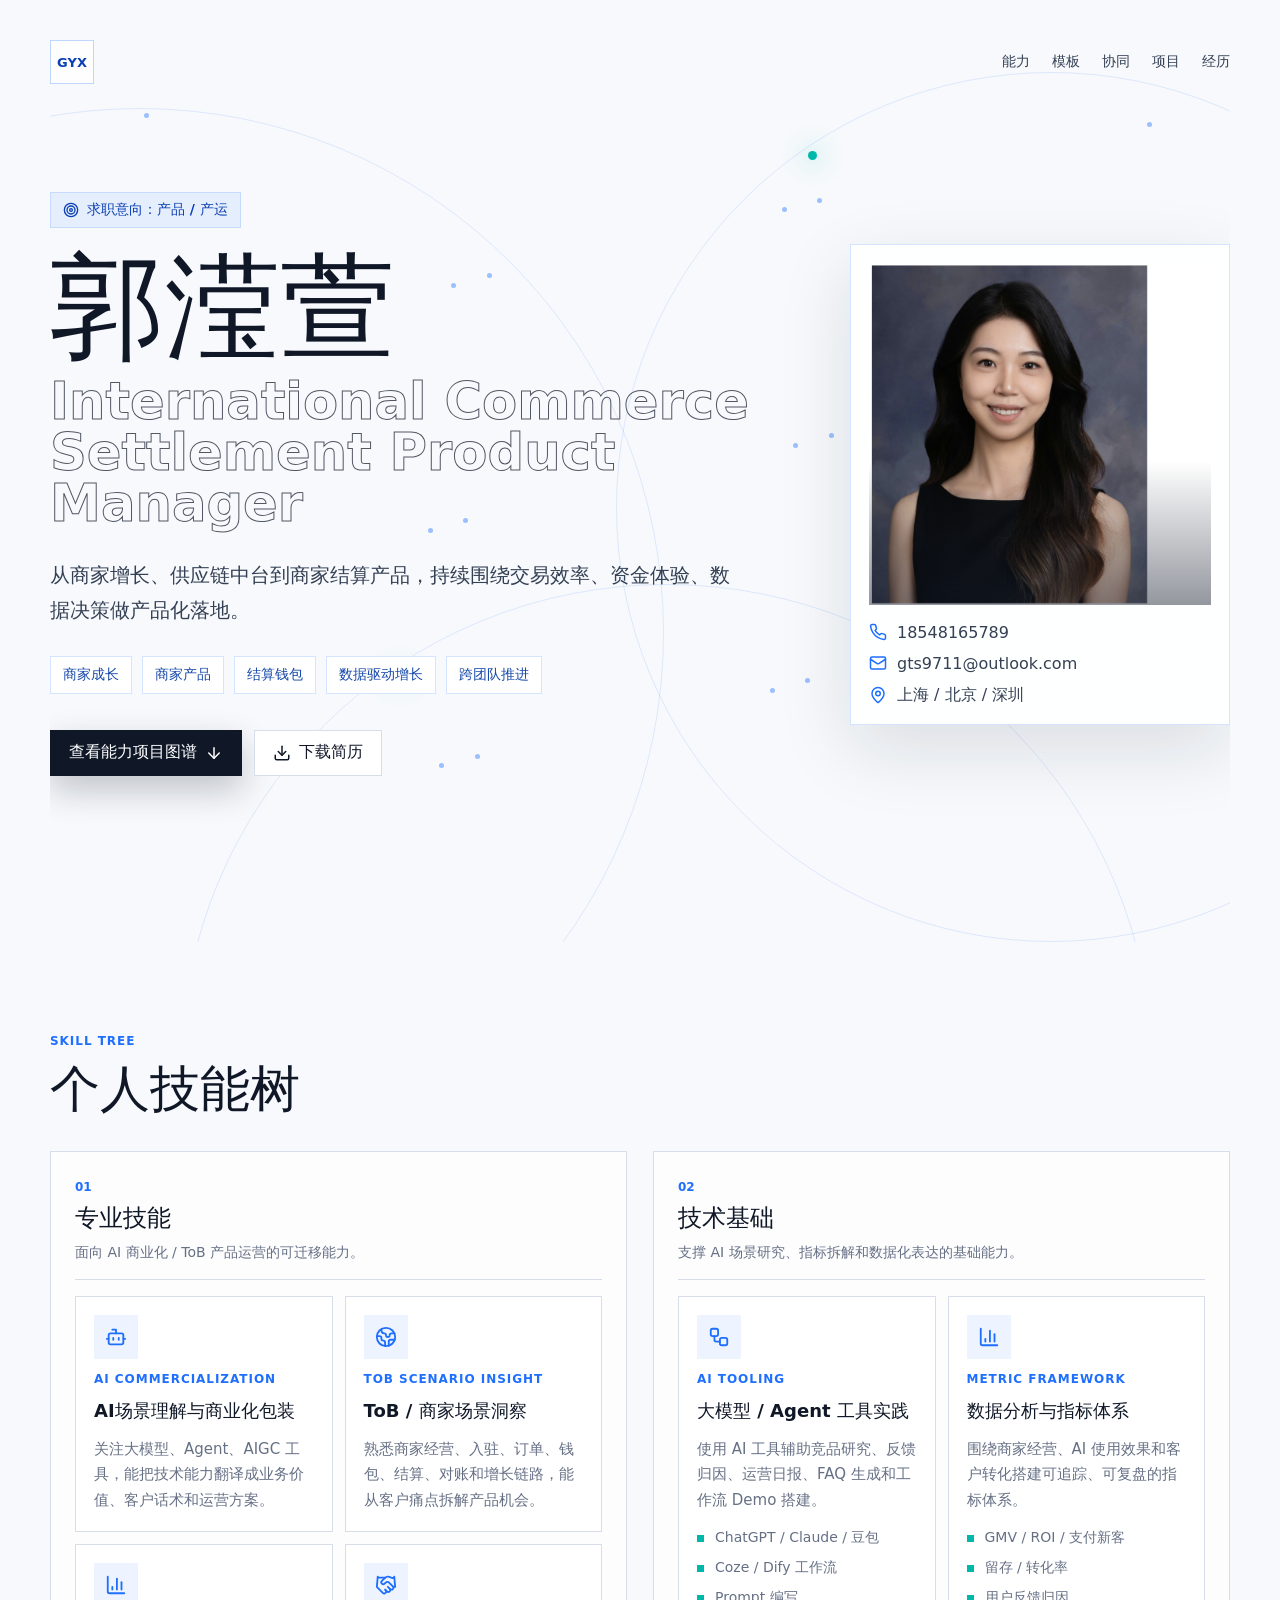
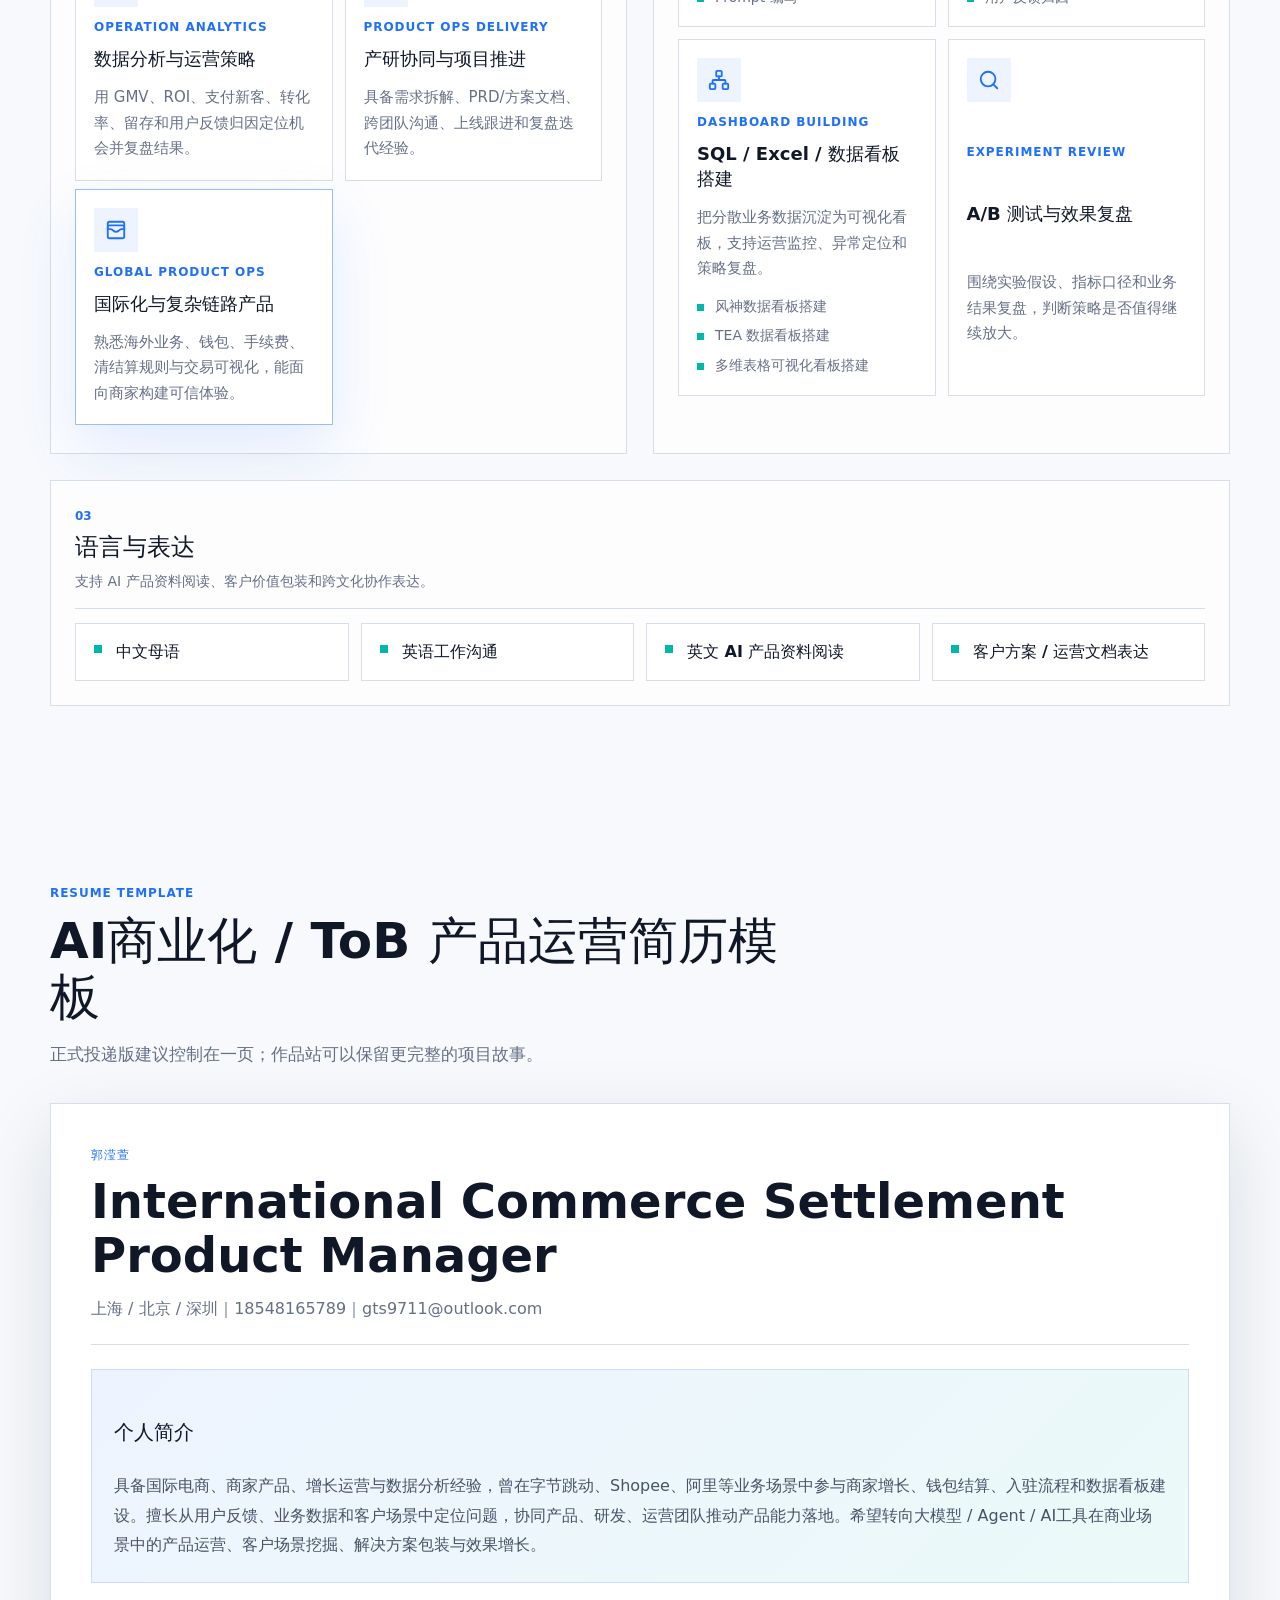
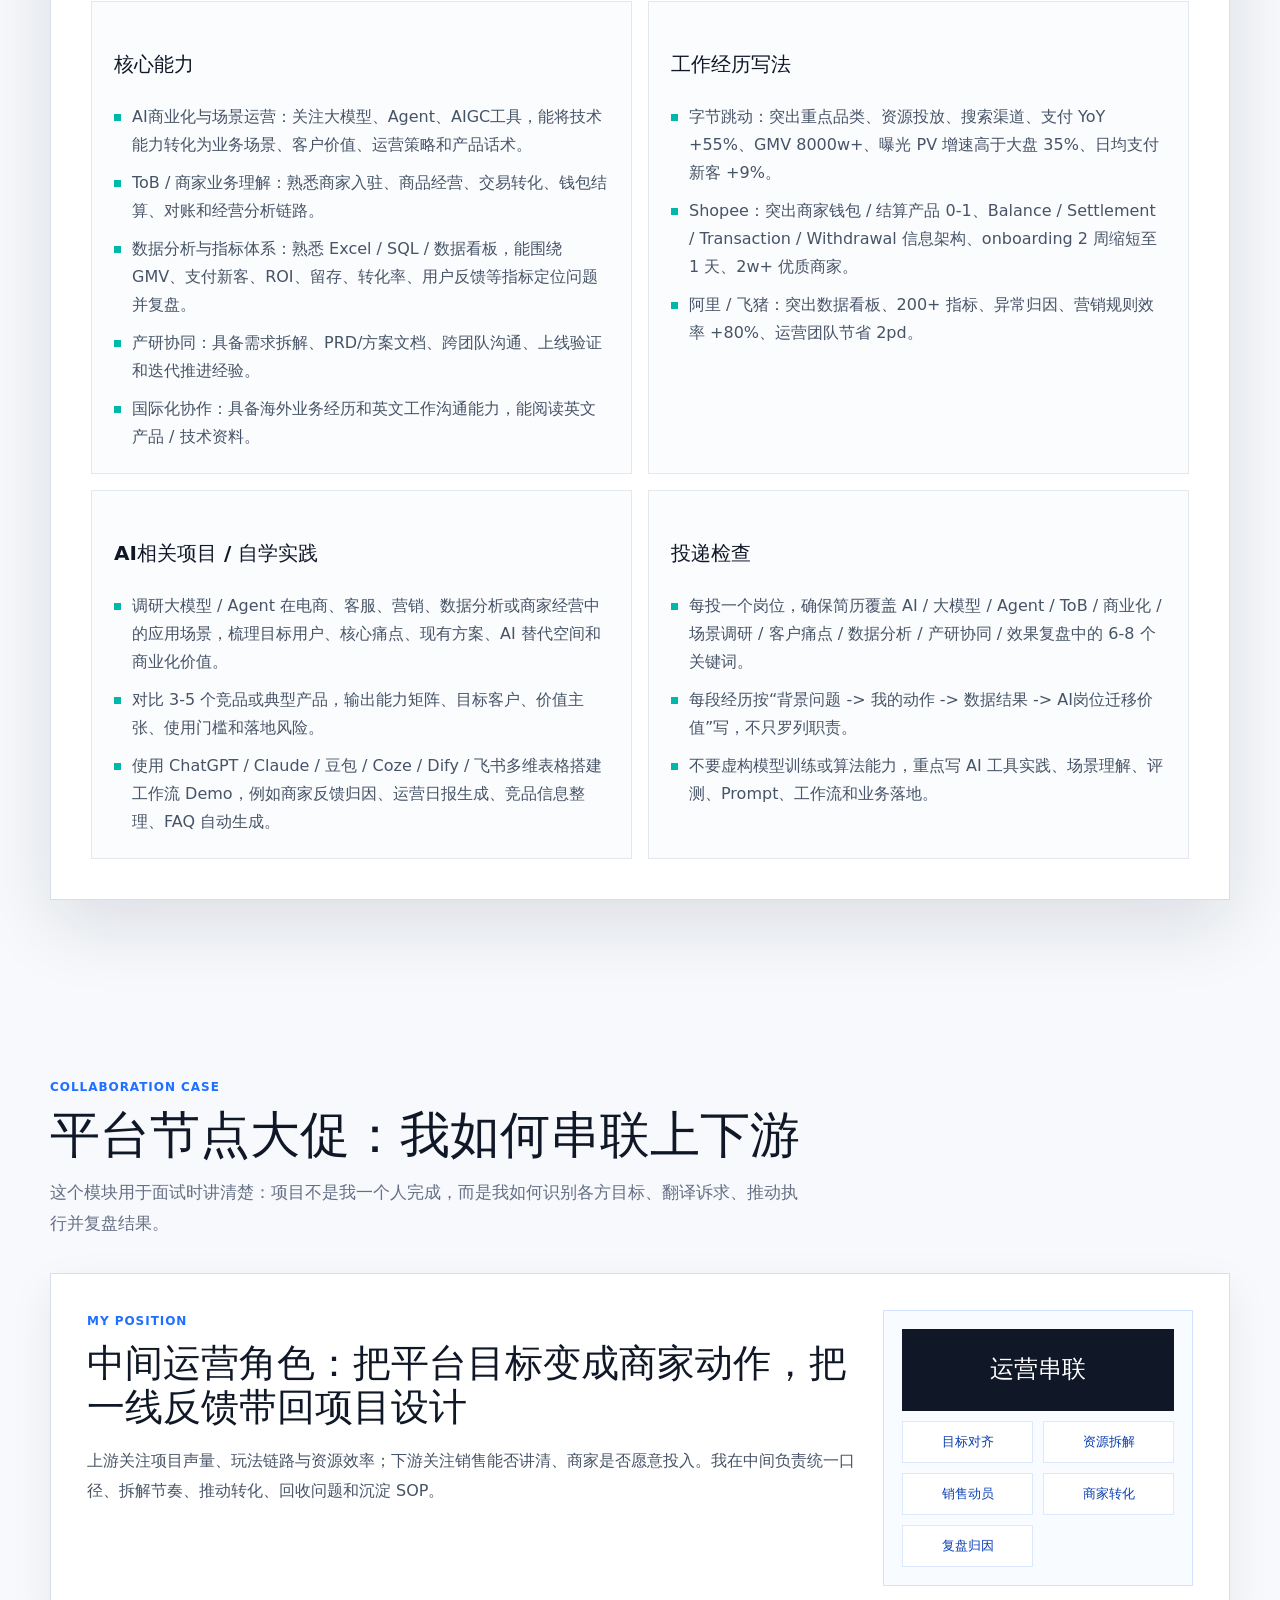
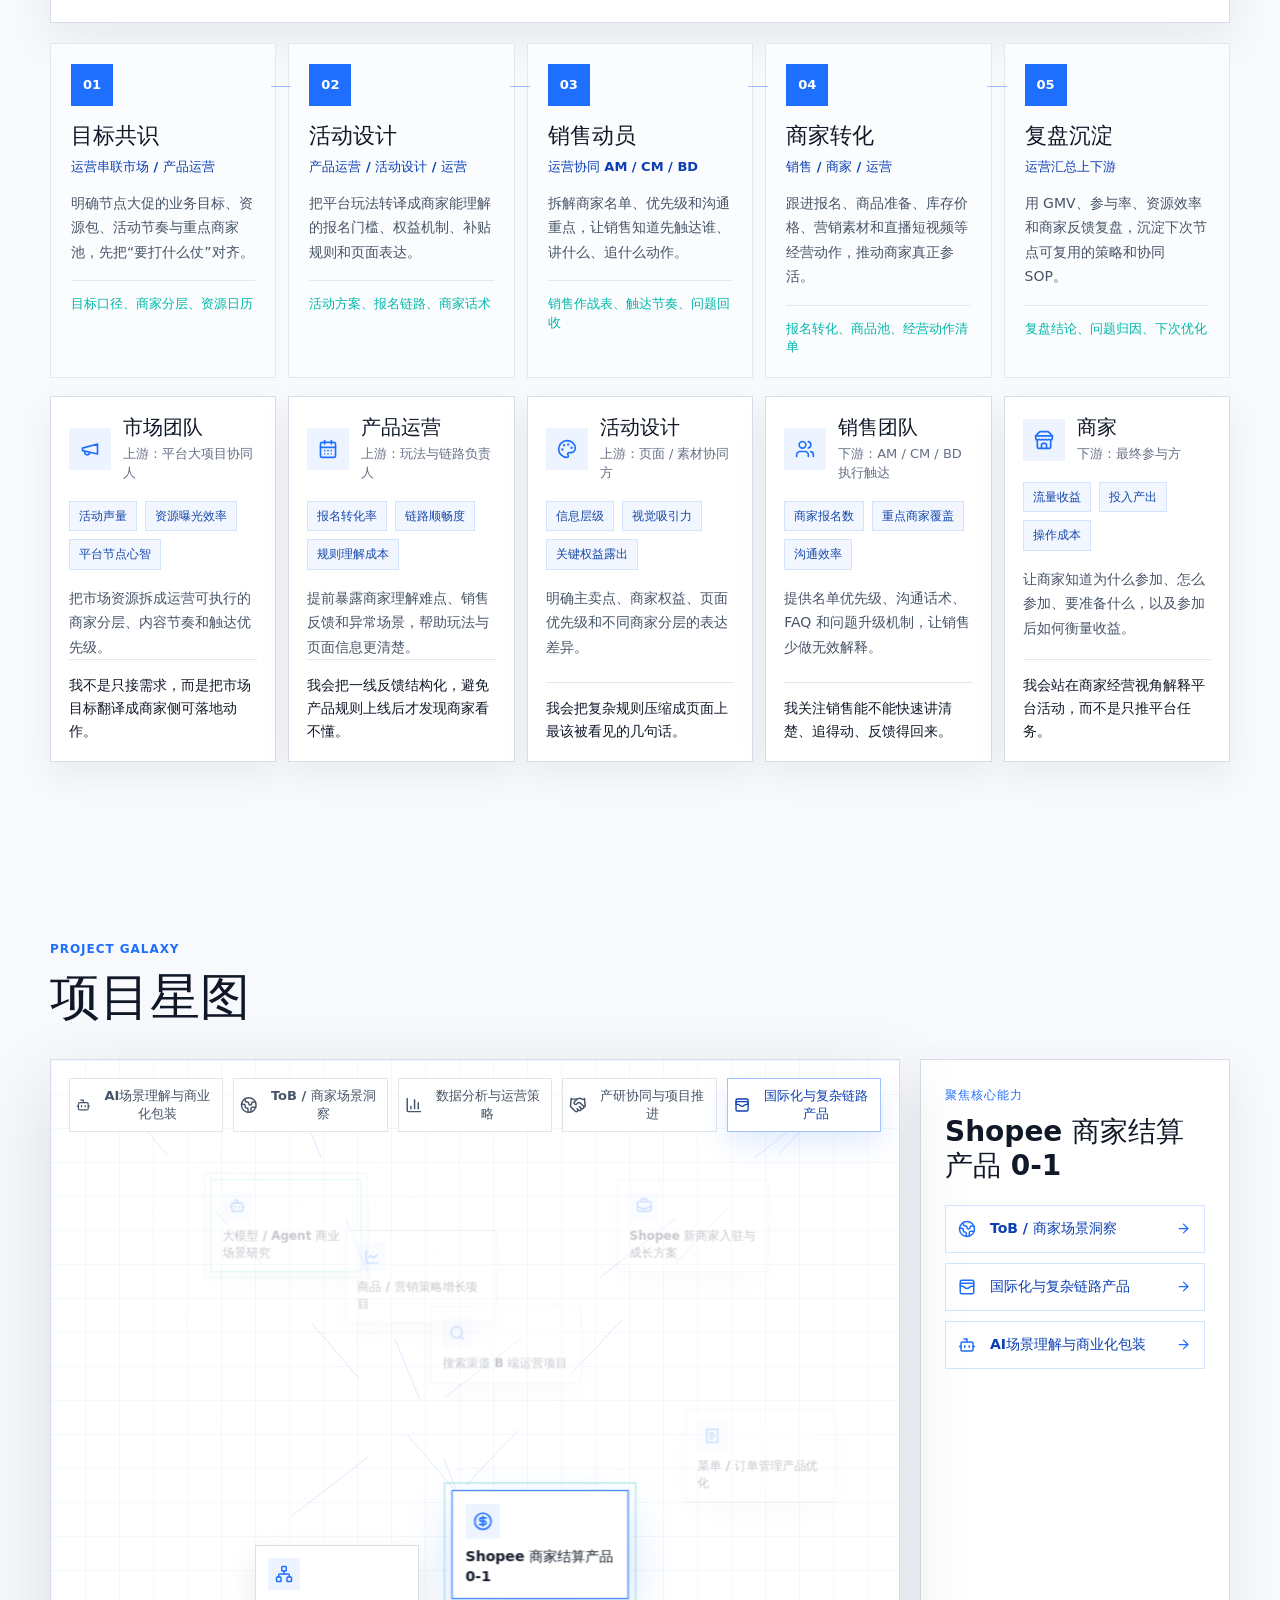
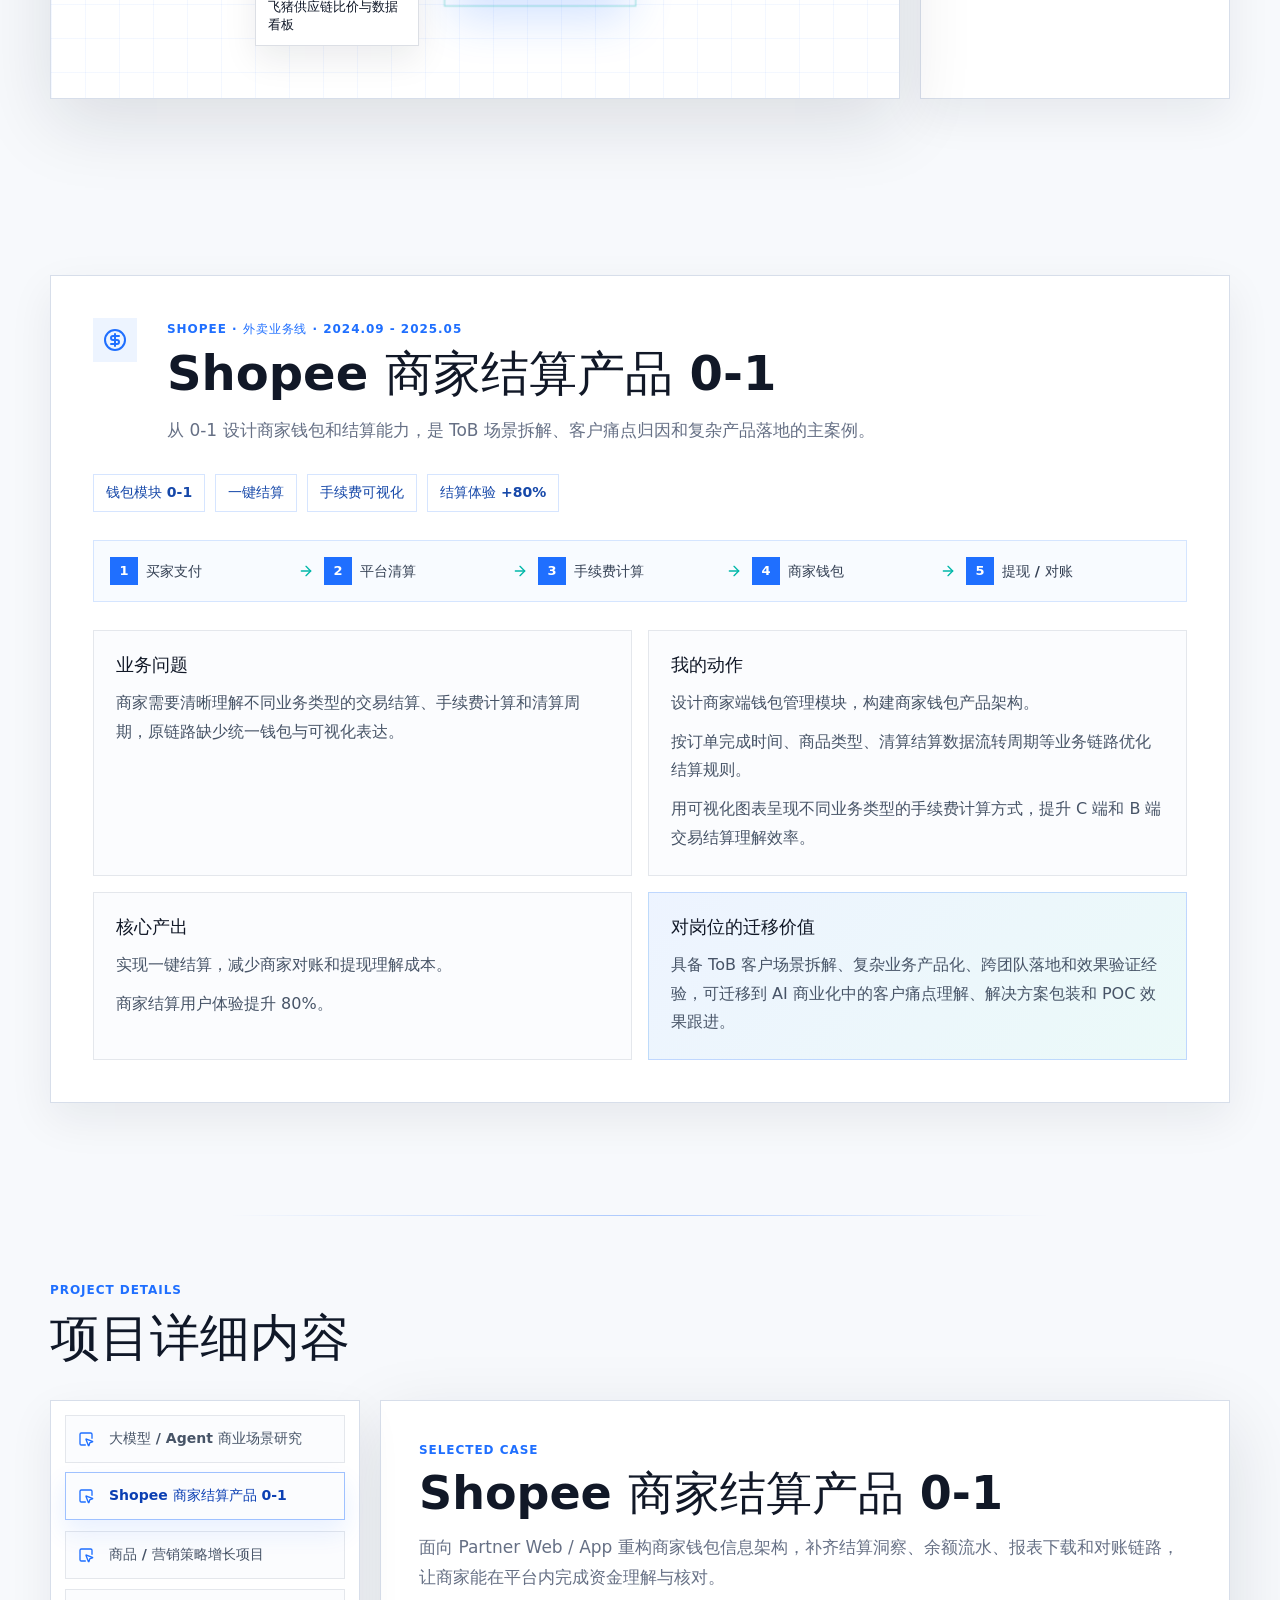
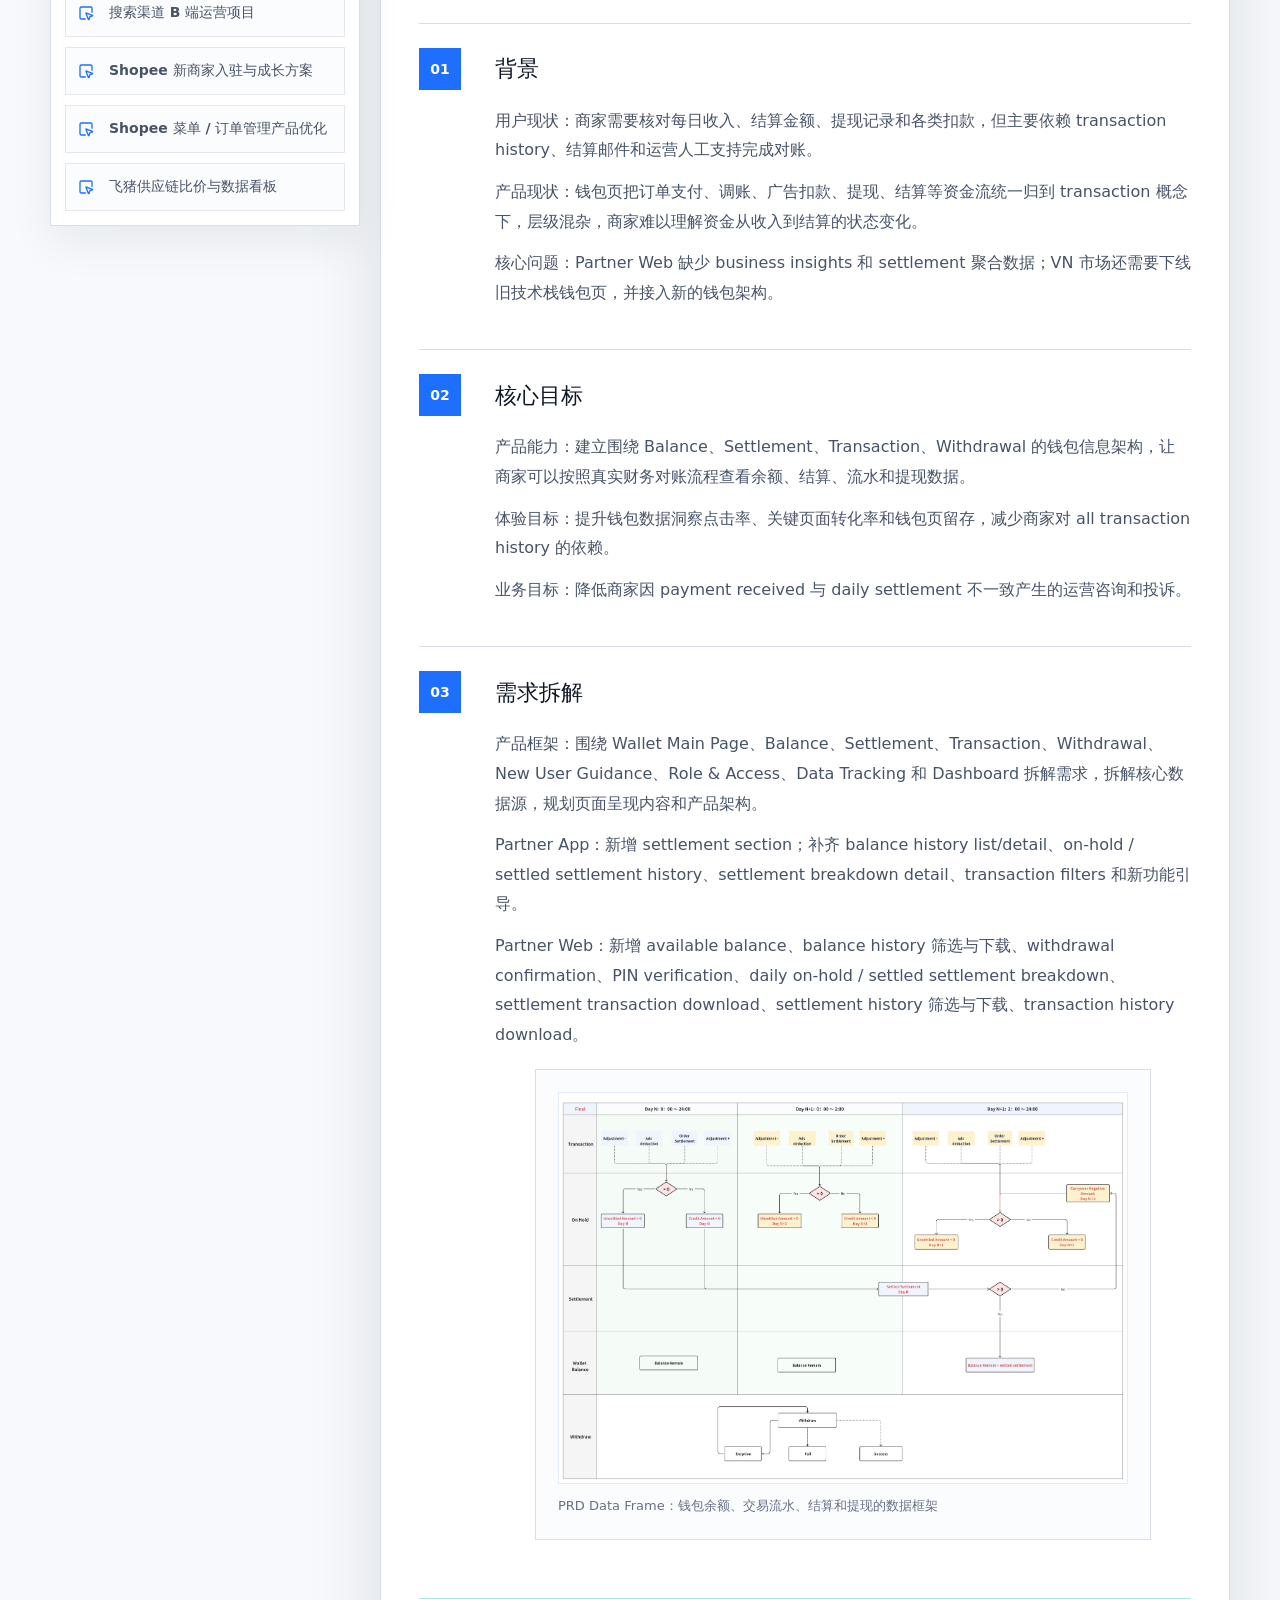
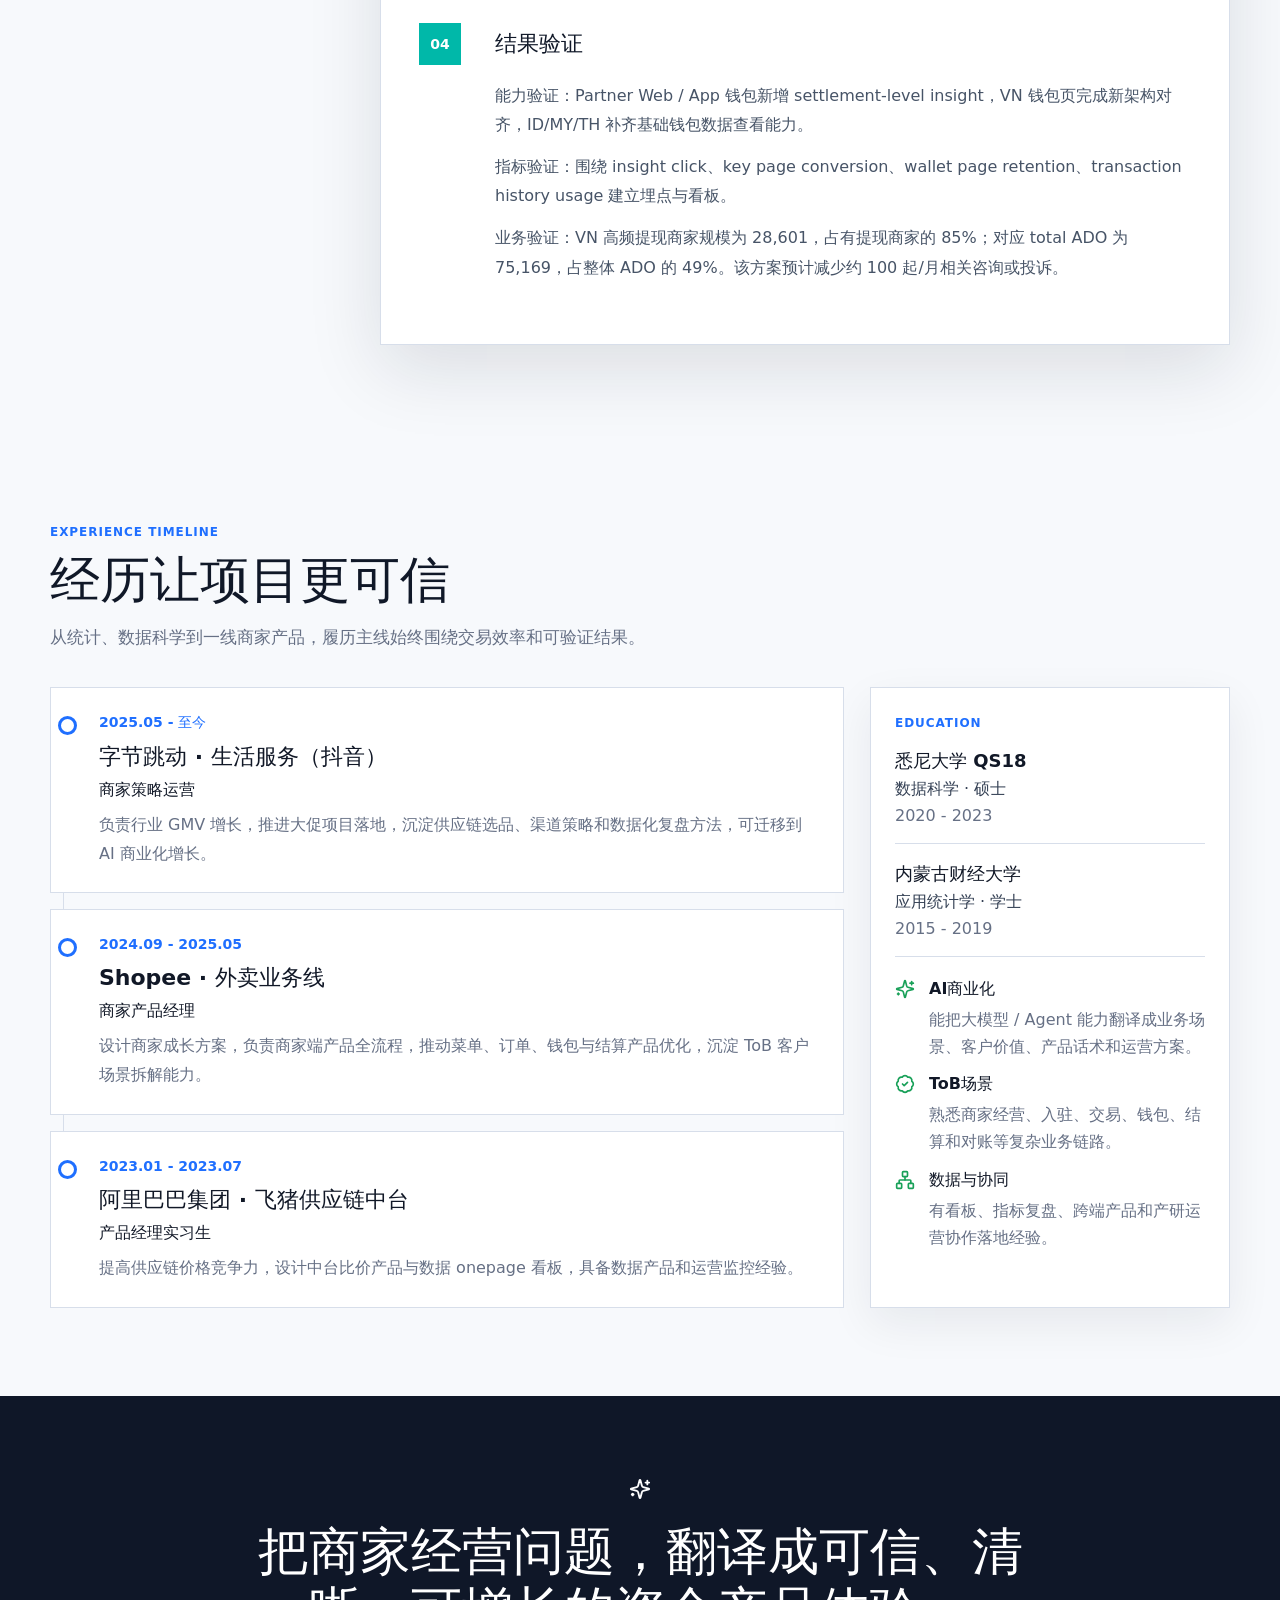
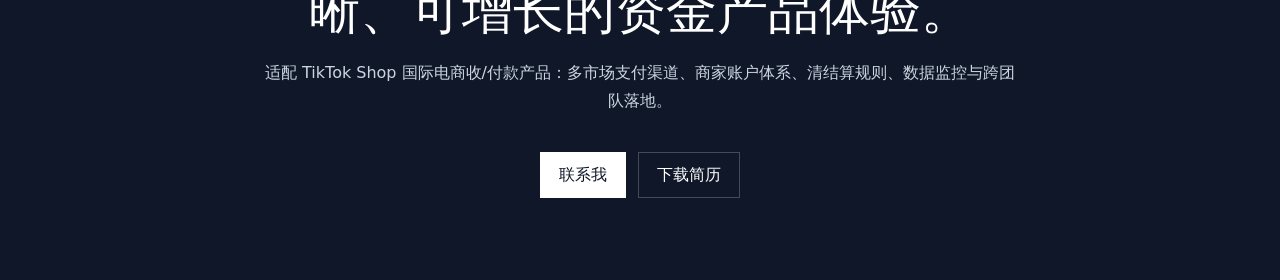
<file: index.html>
<!doctype html>
<html lang="zh-CN">
  <head>
    <meta charset="UTF-8" />
    <meta name="viewport" content="width=device-width, initial-scale=1.0" />
    <meta
      name="description"
      content="郭滢萱国际电商结算产品作品站，展示商家增长、数据产品、结算产品与跨团队项目推进能力。"
    />
    <title>郭滢萱 | International Commerce Settlement Product</title>
    <script type="module" crossorigin src="/assets/index-BrQAbStM.js"></script>
    <link rel="stylesheet" crossorigin href="/assets/index-CKk379jU.css">
  </head>
  <body>
    <div id="root"></div>
  </body>
</html>
</file>
<file: assets/index-CKk379jU.css>
:root{color:#111827;background:#f7f9fc;font-family:Inter,ui-sans-serif,system-ui,-apple-system,BlinkMacSystemFont,Segoe UI,PingFang SC,Hiragino Sans GB,Microsoft YaHei,sans-serif;font-synthesis:none;text-rendering:optimizeLegibility;-webkit-font-smoothing:antialiased;--ink: #101828;--muted: #667085;--line: #d7deea;--blue: #1f6fff;--blue-dark: #0b3fb3;--cyan: #00b8a9;--green: #18a058;--silver: #eef2f7;--panel: rgba(255, 255, 255, .88);--shadow: 0 24px 70px rgba(16, 24, 40, .12)}*{box-sizing:border-box}html{scroll-behavior:smooth}body{margin:0;min-width:320px;min-height:100vh;overflow-x:hidden}button,a{font:inherit}button{cursor:pointer}a{color:inherit;text-decoration:none}main{position:relative}.section-shell{width:min(1180px,calc(100% - 40px));margin:0 auto}.hero{position:relative;min-height:96vh;padding:26px 0 72px;overflow:hidden}.top-nav{position:relative;z-index:2;display:flex;align-items:center;justify-content:space-between;padding:14px 0}.brand-mark{display:inline-grid;width:44px;height:44px;place-items:center;border:1px solid rgba(31,111,255,.28);background:#ffffffd1;color:var(--blue-dark);font-size:13px;font-weight:800;letter-spacing:0}.nav-links{display:flex;gap:22px;color:#344054;font-size:14px}.nav-links a{padding:8px 0;border-bottom:1px solid transparent}.nav-links a:hover{color:var(--blue);border-bottom-color:var(--blue)}.hero-grid{position:relative;z-index:1;display:grid;grid-template-columns:minmax(0,1.25fr) 380px;align-items:center;gap:78px;min-height:calc(96vh - 92px)}.eyebrow-row{display:inline-flex;align-items:center;gap:8px;color:var(--blue-dark);background:#1f6fff14;border:1px solid rgba(31,111,255,.16);padding:8px 12px;font-size:14px;font-weight:700}h1,h2,h3,p{margin:0}.hero h1{margin-top:28px;font-size:clamp(58px,9vw,126px);line-height:.9;letter-spacing:0;color:var(--ink)}.hero h1 span{display:block;margin-top:16px;max-width:760px;font-size:clamp(28px,4vw,58px);line-height:1;color:transparent;-webkit-text-stroke:1px rgba(16,24,40,.72)}.hero-summary{margin-top:28px;max-width:680px;color:#344054;font-size:20px;line-height:1.75}.tag-cloud{display:flex;flex-wrap:wrap;gap:10px;margin-top:28px}.tag-cloud span,.metric-strip span{border:1px solid rgba(31,111,255,.18);background:#fff;color:#1648a9;padding:9px 12px;font-size:14px;font-weight:700}.hero-actions,.closing-actions{display:flex;flex-wrap:wrap;gap:12px;margin-top:36px}.primary-action,.secondary-action,.closing-actions a,.capability-toolbar button{display:inline-flex;align-items:center;justify-content:center;gap:8px;min-height:46px;border:1px solid transparent;padding:0 18px;font-weight:800}.primary-action{color:#fff;background:var(--ink);box-shadow:0 14px 34px #1018283d}.secondary-action,.capability-toolbar button{color:var(--ink);background:#fff;border-color:var(--line)}.profile-panel{padding:18px;background:var(--panel);border:1px solid rgba(31,111,255,.18);box-shadow:var(--shadow);-webkit-backdrop-filter:blur(18px);backdrop-filter:blur(18px)}.portrait-wrap{position:relative;overflow:hidden;aspect-ratio:1 / 1;background:#dbe3ef}.portrait-wrap:after{content:"";position:absolute;inset:auto 0 0;height:42%;background:linear-gradient(180deg,transparent,rgba(16,24,40,.45))}.portrait-wrap img{width:100%;height:100%;object-fit:cover;display:block}.contact-stack{display:grid;gap:12px;margin-top:18px}.contact-stack a,.contact-stack span{display:flex;align-items:center;gap:10px;color:#344054;min-width:0;word-break:break-word}.contact-stack svg{color:var(--blue);flex:0 0 auto}.orbit-bg{position:absolute;inset:0;pointer-events:none}.rail{position:absolute;width:68vw;height:68vw;border:1px solid rgba(31,111,255,.12);border-radius:50%;animation:spin 26s linear infinite}.rail:before{content:"";position:absolute;width:9px;height:9px;border-radius:50%;background:var(--cyan);top:9%;left:22%;box-shadow:0 0 24px #00b8a9e6}.rail-one{right:-20vw;top:8vh}.rail-two{left:-34vw;top:12vh;width:82vw;height:82vw;animation-duration:34s}.rail-three{right:6vw;bottom:-48vw;width:76vw;height:76vw;animation-duration:42s;animation-direction:reverse}.data-dot{position:absolute;width:5px;height:5px;background:#1f6fff6b;border-radius:50%;animation:pulse 3s ease-in-out infinite}.section-heading{max-width:760px;margin-bottom:34px}.section-heading span,.panel-kicker,.card-eyebrow{display:inline-block;color:var(--blue);font-size:12px;line-height:1;font-weight:900;letter-spacing:.08em;text-transform:uppercase}.section-heading h2{margin-top:12px;color:var(--ink);font-size:clamp(30px,4vw,50px);line-height:1.12;letter-spacing:0}.section-heading p{margin-top:14px;color:var(--muted);font-size:17px;line-height:1.8}.capability-section,.resume-section,.collaboration-section,.map-section,.detail-section,.star-section,.experience-section{padding:88px 0}.resume-template-card{padding:clamp(22px,4vw,40px);background:#fff;border:1px solid var(--line);box-shadow:var(--shadow)}.resume-template-head{padding-bottom:22px;border-bottom:1px solid var(--line)}.resume-template-head h3{margin-top:12px;color:var(--ink);font-size:clamp(28px,4vw,48px);line-height:1.12}.resume-template-head p{margin-top:12px;color:var(--muted);line-height:1.7}.resume-template-intro{margin-top:24px;padding:22px;background:linear-gradient(135deg,#1f6fff14,#00b8a914);border:1px solid rgba(31,111,255,.18)}.resume-template-intro h4,.resume-template-block h4{color:var(--ink);font-size:20px;line-height:1.3}.resume-template-intro p{margin-top:12px;color:#475467;line-height:1.85}.resume-template-grid{display:grid;grid-template-columns:repeat(2,minmax(0,1fr));gap:16px;margin-top:18px}.resume-template-block{padding:22px;background:#fbfcfe;border:1px solid #e4e7ec}.resume-template-block ul{display:grid;gap:10px;margin:14px 0 0;padding:0;list-style:none}.resume-template-block li{position:relative;padding-left:18px;color:#475467;line-height:1.75}.resume-template-block li:before{position:absolute;top:11px;left:0;width:7px;height:7px;content:"";background:var(--cyan)}.collaboration-section{position:relative}.collaboration-hero{display:grid;grid-template-columns:minmax(0,1fr) 310px;gap:22px;align-items:stretch;margin-bottom:18px;padding:clamp(22px,4vw,36px);background:#fff;border:1px solid var(--line);box-shadow:0 16px 42px #10182812}.collaboration-hero h3{margin-top:12px;max-width:760px;color:var(--ink);font-size:clamp(24px,3vw,38px);line-height:1.18}.collaboration-hero p{margin-top:16px;max-width:790px;color:#475467;font-size:16px;line-height:1.85}.operator-core{display:grid;grid-template-columns:repeat(2,minmax(0,1fr));gap:10px;align-content:center;padding:18px;background:#f8fbff;border:1px solid rgba(31,111,255,.18)}.operator-core strong{grid-column:1 / -1;display:grid;min-height:82px;place-items:center;color:#fff;background:var(--ink);font-size:24px;line-height:1.2}.operator-core span{display:grid;min-height:42px;place-items:center;padding:8px;color:var(--blue-dark);background:#fff;border:1px solid rgba(31,111,255,.16);font-size:13px;font-weight:850;text-align:center}.process-board{display:grid;grid-template-columns:repeat(5,minmax(0,1fr));gap:12px;margin-top:20px}.process-step{position:relative;min-height:260px;padding:20px;background:#fbfcfe;border:1px solid #e4e7ec}.process-step:after{content:"";position:absolute;top:42px;right:-16px;width:20px;height:1px;background:#1f6fff6b;z-index:1}.process-step:last-child:after{display:none}.process-step>span{display:inline-grid;width:42px;height:42px;place-items:center;color:#fff;background:var(--blue);font-size:13px;font-weight:900}.process-step h3{margin-top:16px;color:var(--ink);font-size:22px;line-height:1.25}.process-step strong{display:block;margin-top:8px;color:var(--blue-dark);font-size:13px;line-height:1.5}.process-step p{margin-top:14px;color:#475467;font-size:14px;line-height:1.75}.process-step em{display:block;margin-top:16px;padding-top:14px;color:var(--cyan);border-top:1px solid #e4e7ec;font-size:13px;font-style:normal;font-weight:850;line-height:1.45}.stakeholder-board{display:grid;grid-template-columns:repeat(5,minmax(0,1fr));gap:12px;margin-top:18px}.stakeholder-card{display:flex;flex-direction:column;min-height:330px;padding:18px;background:#fff;border:1px solid var(--line);box-shadow:0 14px 32px #1018280f}.stakeholder-head{display:grid;grid-template-columns:42px minmax(0,1fr);gap:12px;align-items:center}.stakeholder-head>span{display:grid;width:42px;height:42px;place-items:center;color:var(--blue);background:#1f6fff14}.stakeholder-head h3{color:var(--ink);font-size:20px;line-height:1.25}.stakeholder-head p{margin-top:5px;color:var(--muted);font-size:13px;line-height:1.45}.focus-tags{display:flex;flex-wrap:wrap;gap:8px;margin-top:18px}.focus-tags span{padding:7px 9px;color:#1648a9;background:#f2f6ff;border:1px solid rgba(31,111,255,.14);font-size:12px;font-weight:800;line-height:1.2}.stakeholder-card>p{margin-top:16px;color:#475467;font-size:14px;line-height:1.75}.stakeholder-card blockquote{margin:auto 0 0;padding:14px 0 0;color:var(--ink);border-top:1px solid #e4e7ec;font-size:14px;font-weight:850;line-height:1.65}.capability-toolbar{margin-bottom:18px}.capability-toolbar button.active{border-color:var(--blue);color:var(--blue-dark)}.capability-grid{display:grid;grid-template-columns:repeat(4,minmax(0,1fr));gap:16px}.skill-tree{position:relative}.skill-tree-branches{display:grid;grid-template-columns:repeat(2,minmax(0,1fr));gap:26px}.skill-branch{position:relative;padding:24px;background:#ffffffb8;border:1px solid var(--line)}.skill-branch-head{margin-bottom:16px;padding-bottom:14px;border-bottom:1px solid var(--line)}.skill-branch-head span{display:inline-block;margin-bottom:10px;color:var(--blue);font-size:12px;font-weight:900}.skill-branch-head h3{color:var(--ink);font-size:24px;line-height:1.2}.skill-branch-head p{margin-top:8px;color:var(--muted);font-size:14px;line-height:1.7}.skill-branch .capability-grid{grid-template-columns:repeat(2,minmax(0,1fr));gap:12px}.skill-tree .capability-card{min-height:230px;padding:18px;box-shadow:none}.skill-tree .capability-card strong{font-size:18px}.tech-skill-grid{display:grid;grid-template-columns:repeat(2,minmax(0,1fr));gap:12px}.tech-skill-card{display:grid;gap:14px;min-height:230px;padding:18px;background:#fff;border:1px solid var(--line);color:var(--ink);transition:transform .18s ease,border-color .18s ease,box-shadow .18s ease}.tech-skill-card strong{font-size:18px;line-height:1.35}.tech-skill-card ul{display:grid;gap:8px;margin:0;padding:0;list-style:none}.tech-skill-card li{position:relative;padding-left:18px;color:var(--muted);font-size:14px;line-height:1.55}.tech-skill-card:hover{transform:translateY(-4px);border-color:#1f6fff75;box-shadow:0 24px 56px #1f6fff1f}.tech-skill-card li:before{position:absolute;top:8px;left:0;width:7px;height:7px;content:"";background:var(--cyan)}.language-branch{grid-column:1 / -1}.language-branch .skill-branch-head{margin-bottom:14px}.language-branch .skill-leaf-list{grid-template-columns:repeat(4,minmax(0,1fr))}.skill-leaf-list{display:grid;gap:12px;margin:0;padding:0;list-style:none}.skill-leaf-list li{position:relative;min-height:56px;padding:16px 16px 16px 40px;color:var(--ink);font-weight:800;line-height:1.5;background:#fff;border:1px solid var(--line)}.skill-leaf-list li:before{position:absolute;top:21px;left:18px;width:8px;height:8px;content:"";background:var(--cyan)}.capability-card{display:grid;gap:14px;min-height:268px;padding:22px;text-align:left;background:#fff;border:1px solid var(--line);color:var(--ink);box-shadow:0 10px 32px #1018280d;transition:transform .18s ease,border-color .18s ease,box-shadow .18s ease}.capability-card:hover,.capability-card.active{transform:translateY(-4px);border-color:#1f6fff75;box-shadow:0 24px 56px #1f6fff1f}.card-icon,.detail-icon{display:inline-grid;width:44px;height:44px;place-items:center;color:var(--blue);background:#1f6fff14}.capability-card strong{font-size:20px}.card-description{color:var(--muted);font-size:15px;line-height:1.7}.card-link{align-self:end;display:inline-flex;align-items:center;gap:6px;color:var(--blue-dark);font-weight:800;font-size:14px}.map-layout{display:grid;grid-template-columns:minmax(0,1fr) 310px;gap:20px}.map-panel{position:relative;min-height:640px;overflow:hidden;background:linear-gradient(rgba(31,111,255,.05) 1px,transparent 1px),linear-gradient(90deg,rgba(31,111,255,.05) 1px,transparent 1px),#fff;background-size:34px 34px;border:1px solid var(--line);box-shadow:var(--shadow)}.connection-layer{position:absolute;inset:0;width:100%;height:100%}.soft-line,.active-line{stroke-width:.18;vector-effect:non-scaling-stroke}.soft-line{stroke:#98a2b3}.active-line{stroke:var(--blue);filter:drop-shadow(0 0 5px rgba(31,111,255,.75))}.map-capability-row{position:absolute;left:18px;right:18px;top:18px;display:grid;grid-template-columns:repeat(5,minmax(0,1fr));gap:10px;z-index:2}.map-cap{min-height:54px;display:flex;align-items:center;justify-content:center;gap:8px;border:1px solid rgba(152,162,179,.28);background:#ffffffe0;color:#475467;font-size:13px;font-weight:800;-webkit-backdrop-filter:blur(14px);backdrop-filter:blur(14px)}.map-cap.active{color:var(--blue-dark);border-color:#1f6fff6b;box-shadow:0 12px 28px #1f6fff21}.project-node{position:absolute;z-index:3;display:grid;gap:8px;width:164px;transform:translate(-50%,-50%);padding:12px;background:#ffffffeb;border:1px solid rgba(152,162,179,.34);color:var(--ink);box-shadow:0 14px 32px #10182814;-webkit-backdrop-filter:blur(12px);backdrop-filter:blur(12px)}.project-node span{display:inline-grid;width:32px;height:32px;place-items:center;color:var(--blue);background:#1f6fff14}.project-node strong{font-size:13px;line-height:1.35;text-align:left}.project-node.featured{border-color:#00b8a98c}.project-node.active{border-color:var(--blue);box-shadow:0 18px 44px #1f6fff33}.project-node.active:after,.project-node.featured:after{content:"";position:absolute;inset:-8px;border:1px solid rgba(0,184,169,.36);animation:ping 2.2s ease-out infinite}.map-summary,.education-panel,.detail-card{background:#fff;border:1px solid var(--line);box-shadow:0 16px 42px #10182812}.map-summary{align-self:stretch;padding:24px}.map-summary h3{margin-top:12px;font-size:28px;line-height:1.2}.map-summary p{margin-top:14px;color:var(--muted);line-height:1.8}.focus-capability-list{display:grid;gap:10px;margin-top:22px}.focus-capability-list button{display:grid;grid-template-columns:22px minmax(0,1fr) 16px;align-items:center;gap:10px;width:100%;padding:14px 12px;color:var(--blue-dark);font-size:14px;font-weight:850;text-align:left;background:#fff;border:1px solid rgba(31,111,255,.18);transition:border-color .18s ease,box-shadow .18s ease,transform .18s ease}.focus-capability-list button:hover{transform:translateY(-2px);border-color:#1f6fff75;box-shadow:0 16px 34px #1f6fff1f}.focus-capability-list button svg{color:var(--blue)}.detail-card{padding:clamp(22px,4vw,42px)}.detail-head{display:grid;grid-template-columns:56px minmax(0,1fr);gap:18px}.detail-head h2{margin-top:10px;font-size:clamp(28px,4vw,48px);line-height:1.12}.detail-head p{margin-top:14px;color:var(--muted);font-size:17px;line-height:1.8}.metric-strip{display:flex;flex-wrap:wrap;gap:10px;margin:28px 0}.settlement-flow{display:grid;grid-template-columns:repeat(5,minmax(0,1fr));gap:10px;margin:28px 0;padding:16px;background:#f8fbff;border:1px solid rgba(31,111,255,.16)}.flow-step{position:relative;display:flex;align-items:center;gap:8px;min-width:0;color:#344054}.flow-step span{display:inline-grid;width:28px;height:28px;flex:0 0 28px;place-items:center;color:#fff;background:var(--blue);font-size:13px;font-weight:900}.flow-step strong{font-size:14px;line-height:1.3}.flow-step svg{margin-left:auto;color:var(--cyan)}.case-grid{display:grid;grid-template-columns:repeat(2,minmax(0,1fr));gap:16px}.case-block{min-height:168px;padding:22px;border:1px solid #e4e7ec;background:#fbfcfe}.case-block.featured{background:linear-gradient(135deg,#1f6fff14,#00b8a914);border-color:#1f6fff38}.case-block h3{margin-bottom:12px;font-size:18px}.case-block p{color:#475467;line-height:1.8}.case-block p+p{margin-top:10px}.star-section{position:relative}.star-section:before{content:"";position:absolute;left:50%;top:24px;width:min(820px,78vw);height:1px;transform:translate(-50%);background:linear-gradient(90deg,transparent,rgba(31,111,255,.35),transparent)}.star-layout{display:grid;grid-template-columns:310px minmax(0,1fr);gap:20px;align-items:start}.star-selector{position:sticky;top:18px;display:grid;gap:10px;padding:14px;background:#fff;border:1px solid var(--line);box-shadow:0 16px 42px #10182812}.star-selector button{display:grid;grid-template-columns:22px minmax(0,1fr);align-items:center;gap:9px;min-height:48px;padding:10px 12px;text-align:left;color:#475467;background:#fbfcfe;border:1px solid #e4e7ec;font-size:14px;font-weight:800;transition:border-color .18s ease,color .18s ease,transform .18s ease,box-shadow .18s ease}.star-selector button:hover,.star-selector button.active{color:var(--blue-dark);border-color:#1f6fff6b;transform:translateY(-1px);box-shadow:0 12px 26px #1f6fff1a}.star-selector svg{color:var(--blue)}.star-card{padding:clamp(22px,4vw,38px);background:#fff;border:1px solid var(--line);box-shadow:var(--shadow)}.star-card-head h2{margin-top:10px;font-size:clamp(28px,4vw,46px);line-height:1.12}.star-card-head p{margin-top:12px;color:var(--muted);font-size:17px;line-height:1.8}.story-sections{display:grid;gap:18px;margin-top:30px}.story-section{display:grid;grid-template-columns:56px minmax(0,1fr);gap:0 20px;padding:24px 0;border-top:1px solid var(--line)}.story-section.featured{border-top-color:#00b8a952}.story-section>span{display:inline-grid;width:42px;height:42px;place-items:center;color:#fff;background:var(--blue);font-size:14px;font-weight:900}.story-section.featured>span{background:var(--cyan)}.story-section h3{align-self:center;color:var(--ink);font-size:22px;line-height:1.25}.story-section div,.story-section .story-visual{grid-column:2}.story-section p{margin-top:12px;color:#475467;font-size:16px;line-height:1.85}.story-section p:first-child{margin-top:16px}.story-visual{margin-top:20px;padding:22px;background:#fbfcfe;border:1px solid var(--line)}.story-visual img{display:block;width:100%;max-height:520px;object-fit:contain;background:#fff;border:1px solid rgba(31,111,255,.12)}.story-visual figcaption{margin-top:12px;color:var(--muted);font-size:13px;line-height:1.6}.experience-grid{display:grid;grid-template-columns:minmax(0,1fr) 360px;gap:26px}.timeline{position:relative;display:grid;gap:16px}.timeline:before{content:"";position:absolute;left:13px;top:18px;bottom:18px;width:1px;background:var(--line)}.timeline-item{position:relative;padding:24px 24px 24px 48px;background:#fff;border:1px solid var(--line)}.timeline-item:before{content:"";position:absolute;left:7px;top:28px;width:13px;height:13px;background:#fff;border:3px solid var(--blue);border-radius:50%}.timeline-item span{color:var(--blue);font-size:14px;font-weight:900}.timeline-item h3{margin-top:10px;font-size:22px}.timeline-item strong{display:block;margin-top:8px}.timeline-item p{margin-top:10px;color:var(--muted);line-height:1.8}.education-panel{padding:24px}.education-item{display:grid;gap:6px;padding:18px 0;border-bottom:1px solid var(--line)}.education-item strong{font-size:18px}.education-item span{color:#344054}.education-item em{color:var(--muted);font-style:normal}.fit-list{display:grid;gap:14px;margin-top:22px}.fit-list div{display:grid;grid-template-columns:24px minmax(0,1fr);gap:6px 10px}.fit-list svg{color:var(--green)}.fit-list p{grid-column:2;color:var(--muted);line-height:1.7}.closing{padding:82px 0;background:#0f1728;color:#fff}.closing-inner{text-align:center}.closing h2{margin:18px auto 0;max-width:850px;font-size:clamp(30px,4vw,54px);line-height:1.16}.closing p{margin:18px auto 0;max-width:760px;color:#cbd5e1;line-height:1.8}.closing-actions{justify-content:center}.closing-actions a:first-child{background:#fff;color:var(--ink)}.closing-actions a:last-child{border-color:#ffffff38;color:#fff}@keyframes spin{to{transform:rotate(360deg)}}@keyframes pulse{0%,to{opacity:.25;transform:scale(.85)}50%{opacity:1;transform:scale(1.5)}}@keyframes ping{0%{opacity:.85;transform:scale(.98)}to{opacity:0;transform:scale(1.18)}}@media(max-width:980px){.hero-grid,.collaboration-hero,.map-layout,.experience-grid{grid-template-columns:1fr}.hero-grid{gap:34px;padding-top:40px}.profile-panel{max-width:420px}.capability-grid{grid-template-columns:repeat(2,minmax(0,1fr))}.skill-tree-branches{grid-template-columns:1fr;gap:34px}.skill-branch{padding:20px}.language-branch{grid-column:auto}.language-branch .skill-leaf-list{grid-template-columns:repeat(2,minmax(0,1fr))}.map-panel{min-height:720px}.map-capability-row,.settlement-flow,.process-board,.stakeholder-board{grid-template-columns:repeat(2,minmax(0,1fr))}.process-step{min-height:230px}.process-step:after{display:none}.project-node{width:150px}}@media(max-width:720px){.section-shell{width:min(100% - 28px,1180px)}.hero{min-height:auto;padding-bottom:52px}.top-nav{align-items:flex-start}.nav-links{gap:12px;font-size:13px}.hero h1{font-size:clamp(54px,18vw,82px)}.hero-summary{font-size:17px}.capability-section,.resume-section,.collaboration-section,.map-section,.detail-section,.star-section,.experience-section{padding:60px 0}.capability-grid,.tech-skill-grid,.language-branch .skill-leaf-list,.resume-template-grid,.process-board,.stakeholder-board,.case-grid,.star-layout{grid-template-columns:1fr}.collaboration-hero{padding:20px}.operator-core{grid-template-columns:1fr}.process-step,.stakeholder-card{min-height:auto}.story-section{grid-template-columns:1fr;gap:14px}.story-section div,.story-section .story-visual{grid-column:auto}.star-selector{position:static}.capability-card{min-height:auto}.map-panel{min-height:auto;padding:16px;display:grid;gap:12px;background-size:26px 26px}.connection-layer{display:none}.map-capability-row{position:static;grid-template-columns:1fr}.project-node{position:static;transform:none;width:100%;display:grid;grid-template-columns:36px minmax(0,1fr);align-items:center}.project-node strong{font-size:14px}.detail-head,.settlement-flow{grid-template-columns:1fr}.flow-step svg{transform:rotate(90deg)}}
</file>
